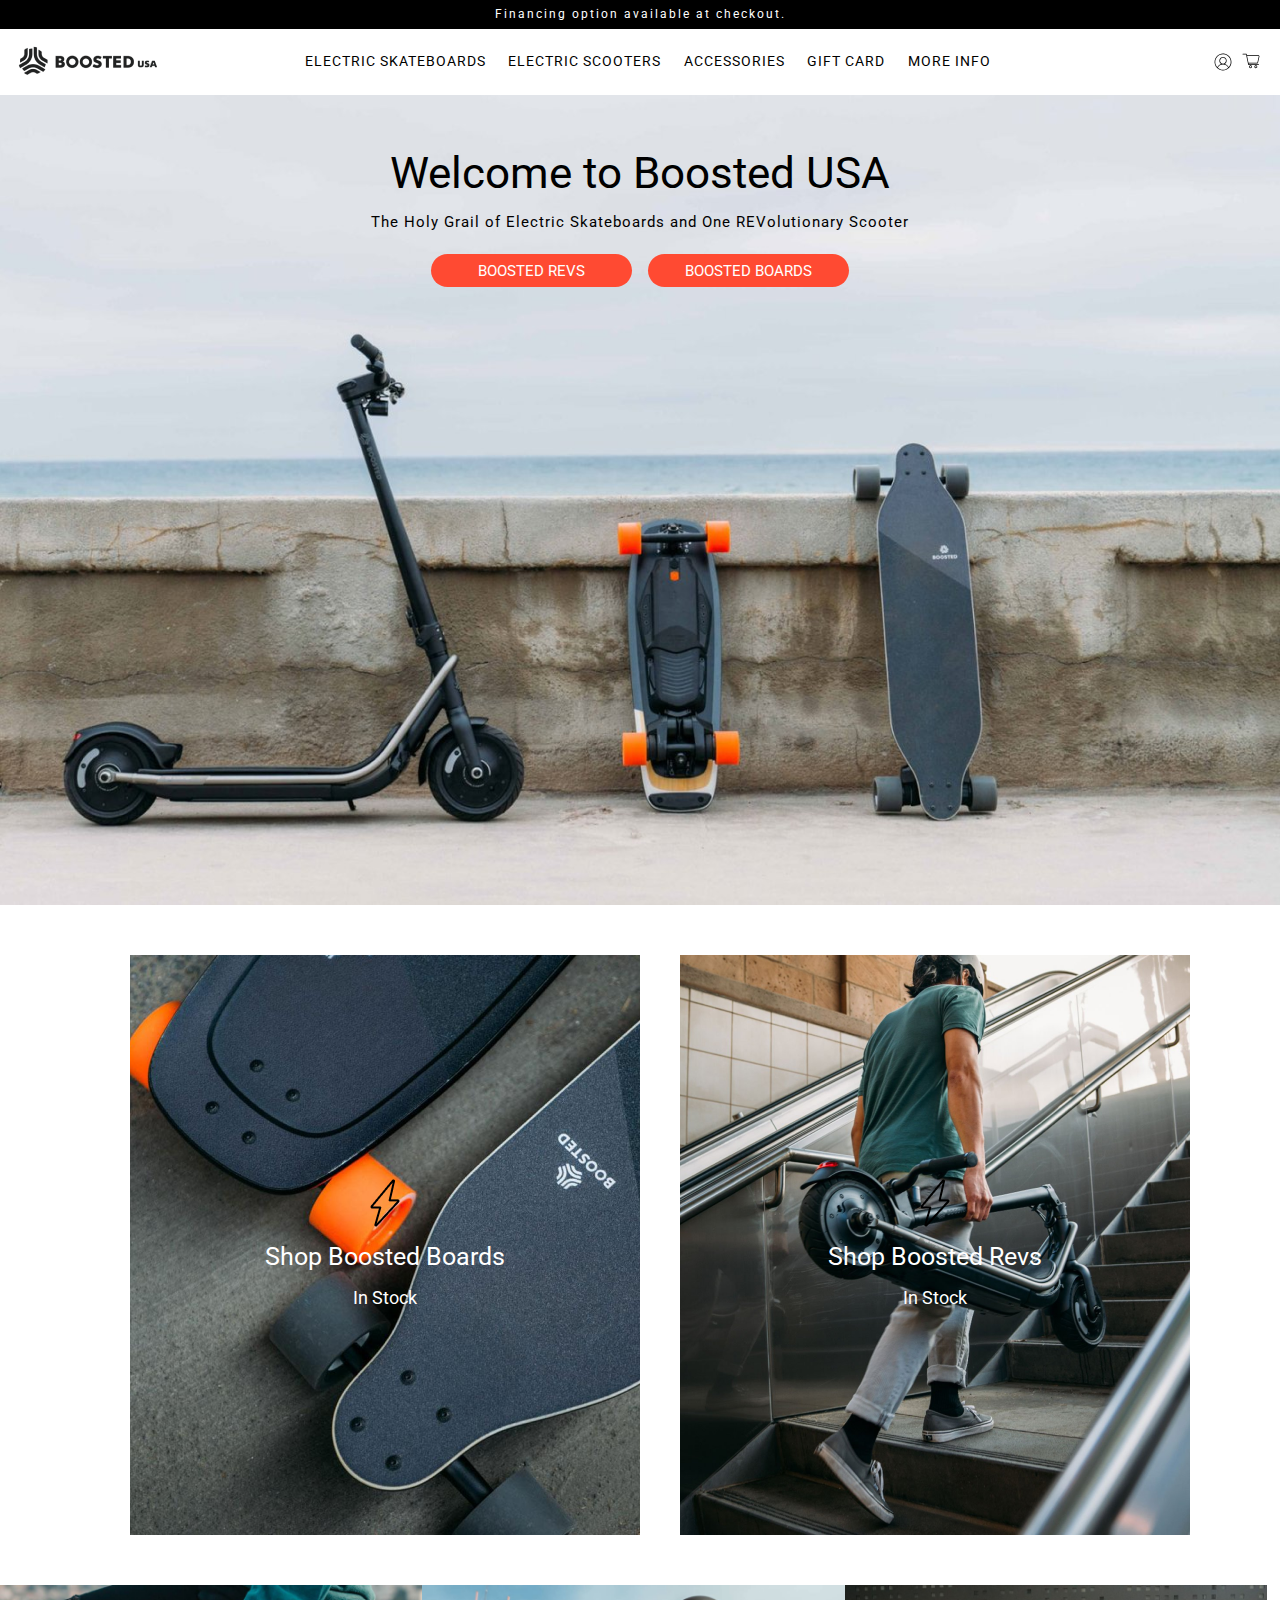
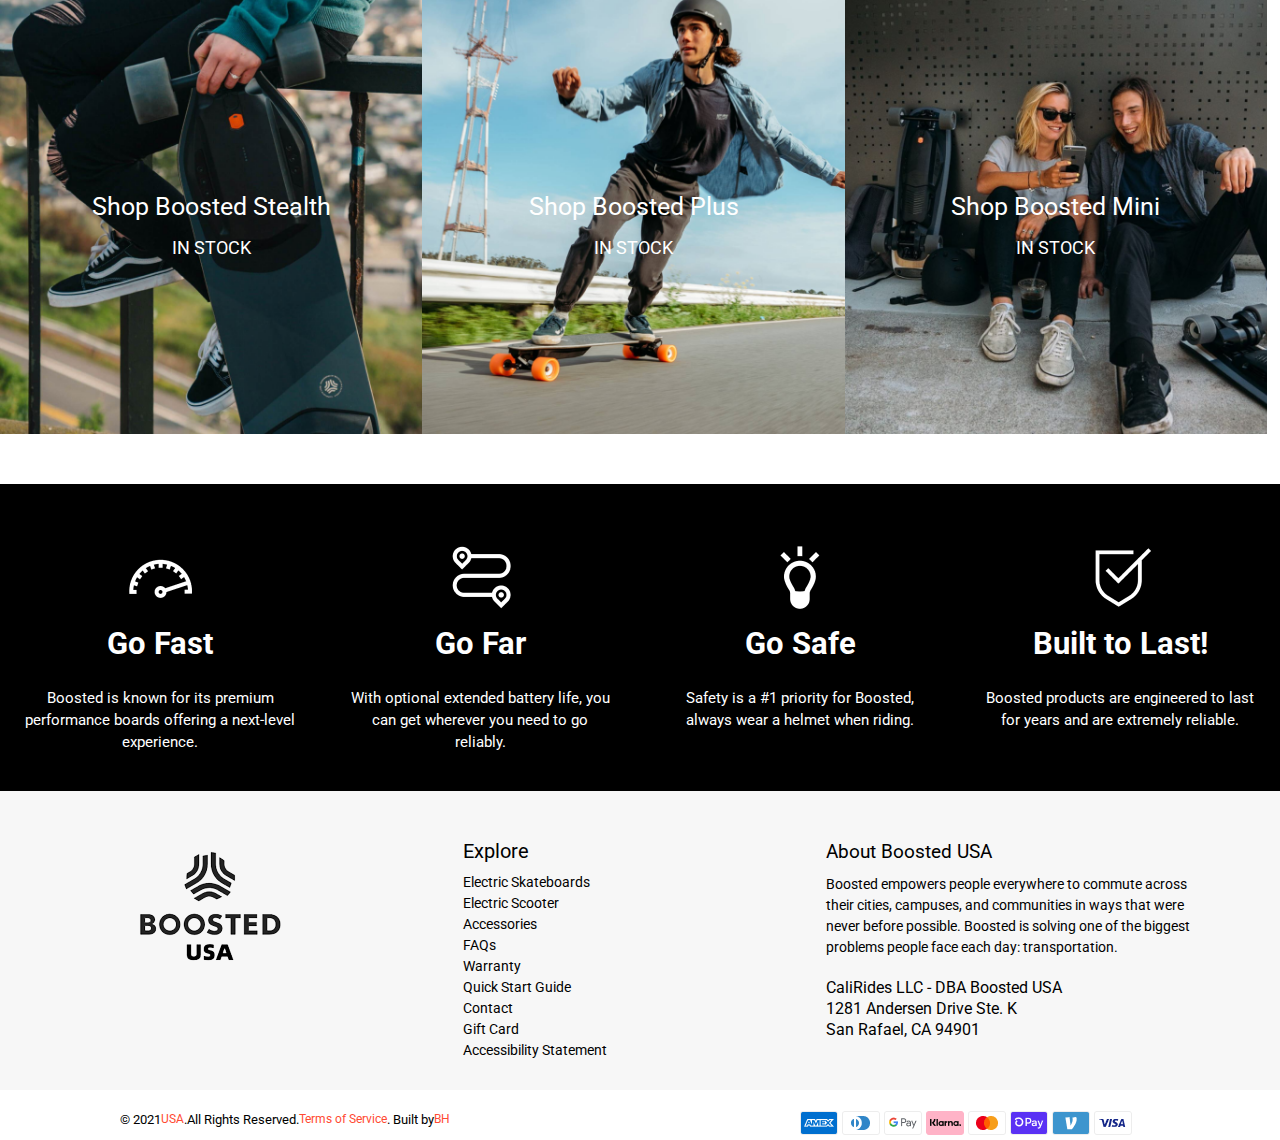
<file: index.html>
<!DOCTYPE html>
<html lang="ru">
<head>
    <meta charset="UTF-8">
    <meta http-equiv="X-UA-Compatible" content="IE=edge">
    <meta name="viewport" content="width=device-width, initial-scale=1.0">
    <meta name="keywords" content="скейт, лонгборд, самокат, катание, езда, шлем">
    <meta name="description" content="Онлайн-магазин товаров для скейтеров и самокатеров">
    <title>Boosted USA</title>
    <link rel="icon" href="img/favicon.png">
    <link rel="stylesheet" href="css/normalize.css">
    <link rel="stylesheet" href="css/style.css">
    <link rel="preconnect" href="https://fonts.googleapis.com">
<link rel="preconnect" href="https://fonts.gstatic.com" crossorigin>
<link href="https://fonts.googleapis.com/css2?family=Roboto&display=swap" rel="stylesheet">
</head>
<body>
    <header>
        <section class="uppersign">
            <div class="sign">Financing option available at checkout.</div>
        </section>
        <section class="header__menu">
            <div class="mainmenu__logo">
                <a href=""><img src="img/mainmenu_logo.png" alt="" class="mainmenu__logo2"></a>
            </div>
            <button class="navbar-toggler" id="navbar-toggler" type="button">
                <img src="img//bars.svg" width="30px" alt="">
            </button>
            <div class="menu">
                <ul class="mainmenu__list">
                    <li class="mainmenu__item_1"><a href="">Electric Skateboards</a></li>
                    <li class="mainmenu__item_2"><a href="">Electric Scooters</a></li>
                    <li class="mainmenu__item_3"><a href="">Accessories</a></li>
                    <li class="mainmenu__item_4"><a href="">Gift Card</a></li>
                    <li class="mainmenu__item_5"><a href="">More Info</a></li>
                </ul>
            </div>
            <div class="mainmenu__buttons">
                <div class="profile__logo">
                    <a href=""><img src="img/avatar.svg" alt="" class="profile__logo2"></a>
                </div>
                <div class="corz__logo">
                    <a href=""><img src="img/cart.svg" alt="" class="corz__logo2"></a>
                </div>
            </div>
        </section>
    </header>
    <main>
        <section class="welcome">
            <div class="welcome__sign">Welcome to Boosted USA</div>
            <div class="welcome__sign2">The Holy Grail of Electric Skateboards and One REVolutionary Scooter</div>
            <div class="welcome__buttons">
                <a href=""><button class="revs">BOOSTED REVS</button></a>
                <a href=""><button class="boards">BOOSTED BOARDS</button></a>
            </div>
        </section>
        <section class="boostedrev">
            <div class="boostedrev__firstpict">
                <img src="img/logo.png" alt="" class="logoBoost">
                <div class="rev__first_sign1">Shop Boosted Boards</div>
                <div class="rev__second_instock">In Stock</div>
            </div>
            <div class="boostedrev__secondpict">
                <img src="img/logo.png" alt="" class="logoBoost">
                <div class="rev__first_sign2">Shop Boosted Revs</div>
                <div class="rev__second_instock">In Stock</div>
            </div>
        </section>
        <section class="skatepict">
            <div class="skatepict__1pict">
                <div class="skate__first_sign">Shop Boosted Stealth</div>
                <div class="skate_instock">IN STOCK</div>
            </div>
            <div class="skatepict__2pict">
                <div class="skate__second_sign">Shop Boosted Plus</div>
                <div class="skate_instock">IN STOCK</div>
            </div>
            <div class="skatepict__3pict">
                <div class="skate__third_sign">Shop Boosted Mini</div>
                <div class="skate_instock">IN STOCK</div>
            </div>
        </section>
    </main>
    <footer>
        <section class="go">
            <div class="gofast">
                <img src="img/footer1.png" alt="" class="footer_logo">
                <div class="footer_signfirst">Go Fast</div>
                <div class="footer_signsecond">Boosted is known for its premium performance boards offering a next-level experience.</div>
            </div>
            <div class="gofar">
                <img src="img/footer2.png" alt="" class="footer_logo">
                <div class="footer_signfirst">Go Far</div>
                <div class="footer_signsecond">With optional extended battery life, you can get wherever you need to go reliably.</div>
            </div>
            <div class="gosafe">
                <img src="img/footer3.png" alt="" class="footer_logo">
                <div class="footer_signfirst">Go Safe</div>
                <div class="footer_signsecond">Safety is a #1 priority for Boosted, always wear a helmet when riding.</div>
            </div>
            <div class="built">
                <img src="img/footer4.png" alt="" class="footer_logo">
                <div class="footer_signfirst">Built to Last!</div>
                <div class="footer_signsecond">Boosted products are engineered to last for years and are extremely reliable.</div>
            </div>
        </section>
        <section class="footer__information">
            <div class="information_mainblock">
                <img src="img/mainmenu_logo2.png" alt="logo" class="logo__footer">
                <div class="explore">
                    <div class="sign_explore">Explore</div>
                    <ul class="explore__list">
                        <li class="p1"><a href="">Electric Skateboards</a></li>
                        <li class="p2"><a href="">Electric Scooter</a></li>
                        <li class="p3"><a href="">Accessories</a></li>
                        <li class="p4"><a href="">FAQs</a></li>
                        <li class="p5"><a href="">Warranty</a></li>
                        <li class="p6"><a href="">Quick Start Guide</a></li>
                        <li class="p7"><a href="">Contact</a></li>
                        <li class="p8"><a href="">Gift Card</a></li>
                        <li class="p9"><a href="">Accessibility Statement</a></li>
                    </ul>
                </div>
                <div class="about">
                    <div class="sign_about">About Boosted USA</div>
                    <div class="about_text">Boosted empowers people everywhere to commute across their cities, campuses, and communities in ways that were never before possible. Boosted is solving one of the biggest problems people face each day: transportation.</div>
                    <div class="address">CaliRides LLC - DBA Boosted USA</div>
                    <div class="address">1281 Andersen Drive Ste. K</div>
                    <div class="address">San Rafael, CA 94901</div>
                </div>
            </div>
        </section>
        <section class="terms">
            <div class="footerlast">
                <div class="termsInfo">
                    <div class="infoterms">
                        <div class="termsText">© 2021</div>
                        <div class="termsTextOrange"><a href=""> USA</a></div>
                        <div class="termsText">.</div>
                        <div class="termsText">All Rights Reserved.</div>
                        <div class="termsTextOrange"><a href="">Terms of Service</a></div>
                        <div class="termsText">. Built by</div>
                        <div class="termsTextOrange"><a href="">BH</a></div>
                    </div>
                </div>
                <div class="footerIcons">
                    <div class="icon">
                        <a href=""><img src="img/terms1.png" alt="1"></a>
                    </div>
                    <div class="icon">
                        <a href=""><img src="img/terms2.png" alt="2"></a>
                    </div>
                    <div class="icon">
                        <a href=""><img src="img/terms3.png" alt="3"></a>
                    </div>
                    <div class="icon">
                        <a href=""><img src="img/terms4.png" alt="1"></a>
                    </div>
                    <div class="icon">
                        <a href=""><img src="img/terms5.png" alt="1"></a>
                    </div>
                    <div class="icon">
                        <a href=""><img src="img/terms6.png" alt="1"></a>
                    </div>
                    <div class="icon">
                        <a href=""><img src="img/terms7.png" alt="1"></a>
                    </div>
                    <div class="icon">
                        <a href=""><img src="img/terms8.png" alt="1"></a>
                    </div>
                </div>
            </div>
        </section>
    </footer>

    <script type="text/javascript">
        const btn = document.getElementById("navbar-toggler");
        const menus = document.querySelectorAll(".menu");
        const menusList = document.querySelectorAll(".mainmenu__list");
        btn.addEventListener('click', () => {
            for(let el of menus){
                el.classList.toggle("show");
            }
            for(let el of menusList){
                el.classList.toggle("menulist");
            }
        })
    </script>
</body>
</html>
</file>
<file: css/style.css>
*, *::after, *::before{
    margin: 0;
    padding: 0;
    box-sizing: border-box;
}

html, body{
    height: 100%;
    font-family: "Roboto";
}

.section{
    width: 100%;
}


/* ---------------------section uppersign------------------------------- */

.uppersign{
    height: auto;
    background-color: black;
    display: flex;
}

.sign{
    font-family: 'Roboto';
    font-style: normal;
    font-weight: 400;
    font-size: 12px;
    line-height: 15px;
    text-align: center;
    letter-spacing: 2px;
    color: white;
    padding-top: 7px;
    margin-bottom: 7px;
    width: 291px;
    flex: 1;
}

/* ---------------------section mainmenu------------------------------- */

.navbar-toggler{
    display: none;
}

.mainmenu__logo2{
    margin-top: 14px;
}

.header__menu{
    display: flex;
    height: auto;
    flex-wrap: wrap;
}

.mainmenu__logo{
    height: 66px;
    flex-grow: 1;
}

.menu{
    flex-grow: 1.5;
}

.mainmenu__list{
    width: auto;
}

.mainmenu__list > li{
    list-style: none;
    font-family: 'Roboto';
    font-style: normal;
    font-weight: 400;
    font-size: 14px;
    line-height: 21px;
    letter-spacing: 1px;
    text-transform: uppercase;
    margin-top: 22px;
}

.mainmenu__list li>a{
    text-decoration: none;
    color: #000000;
}

.mainmenu__item_1{
    margin-left: 11px;
}

.mainmenu__item_2{
    margin-left: 22px;
}

.mainmenu__item_3{
    margin-left: 23px;
}

.mainmenu__item_4{
    margin-left: 22px;
}

.mainmenu__item_5{
    margin-left: 23px;
    margin-right: 34px;
}

.mainmenu__list li>a:hover{
    color: #FF4A32;
    cursor: pointer;
}

.menu > ul{
    display: flex;
    flex-wrap: wrap;
}

.mainmenu__buttons{
    display: flex;
    height: 66px;
    margin-right: 20px;
}

.mainmenu__buttons > div:hover{
    cursor: pointer;
}

.mainmenu__buttons > div{
    margin-top: 24px;
}

.corz__logo{
    margin-left: 10px;
}

.corz__logo2:hover{ /* скачать svg!!*/
    stroke: #FF4A32;
}

.profile__logo{
    margin-left: 5px;
}

.profile__logo2:hover{
    stroke: #FF4A32;
}

.mainmenu__logo{
    margin-top: 0;
}

.mainmenu__logo2{
    margin-left: 11px;
}


/* ---------------------section welcome------------------------------- */

.welcome{
    min-height: 810px;
    background-image: url(../img/block1.png);
    background-repeat: no-repeat;
    background-size: cover;
}

.welcome__sign{
    font-family: 'Roboto';
    font-style: normal;
    font-weight: 400;
    font-size: 44px;
    line-height: 51px;
    text-align: center;
    color: #000000;
    padding-top: 53px;
}

.welcome__sign2{
    font-family: 'Roboto';
    font-style: normal;
    font-weight: 400;
    font-size: 15px;
    line-height: 19px;
    text-align: center;
    letter-spacing: 1px;
    color: #000000;
    padding-top: 14px;
}

.welcome__buttons{
    text-align: center;
    padding-top: 22px;
}

.welcome__buttons button>a{
    color: white;
    text-decoration: none;
}

.revs{
    margin-right: 12px;
}


.welcome__buttons a> button{
    font-family: 'Roboto';
    font-style: normal;
    font-weight: 400;
    font-size: 15px;
    line-height: 22px;
    color: #FFFFFF;

    background-color: #FF4A32;
    height: 33px;
    width: 201px;
    border-radius: 35px;
    border: none;
}

.welcome__buttons a> button:hover{
    background-color: #6c150a;
    cursor: pointer;
}

/* ---------------------section boostedrev------------------------------- */

.boostedrev{
    margin-top: 50px;
    display: grid;
    grid-template-columns: repeat(2,50%);
    column-gap: 40px;
}

.boostedrev > div{
    height: 580px;
    padding-top: 223px;
}

.boostedrev__firstpict{
    background-image: url(../img/block2_pict1.png);
    background-repeat: no-repeat;
    text-align: center;
    margin-left: 130px;
    background-position: center;

    transition: all 1s;
}

.boostedrev__firstpict:hover{
    transform: scale(1.2);
}

.boostedrev__secondpict{
    background-image: url(../img/block2_pict2.png);
    background-repeat: no-repeat;
    text-align: center;
    margin-right: 130px;
    background-position: center;

    transition: all 1s;
}

.boostedrev__secondpict:hover{
    transform: scale(1.2);
}

.rev__first_sign1, .rev__first_sign2{
    font-family: 'Roboto';
    font-style: normal;
    font-weight: 400;
    font-size: 25px;
    line-height: 30px;
    text-align: center;
    color: #FFFFFF;
    padding-top: 10px;
}

.rev__second_instock{
    font-family: 'Roboto';
    font-style: normal;
    font-weight: 400;
    font-size: 18px;
    line-height: 23px;
    text-align: center;
    color: #FFFFFF;
    padding-top: 14px;
}

/* ---------------------section skatepict------------------------------- */

.skatepict{
    margin-top: 50px;
    display: grid;
    grid-template-columns: repeat(3,33%);
    height: 449px;
}

.skatepict__1pict{
    background-image: url(../img/block3_pict1.png);
    background-repeat: no-repeat;
    background-size: cover;

    transition: all 1s;
}

.skatepict__1pict:hover{
    transform: scale(1.1);
}

.skatepict__2pict{
    background-image: url(../img/block3_pict2.png);
    background-repeat: no-repeat;
    background-size: cover;

    transition: all 1s;
}

.skatepict__2pict:hover{
    transform: scale(1.1);
}

.skatepict__3pict{
    background-image: url(../img/block3_pict3.png);
    background-repeat: no-repeat;
    background-size: cover;

    transition: all 1s;
}

.skatepict__3pict:hover{
    transform: scale(1.1);
}

.skate_instock{
    font-family: 'Roboto';
    font-style: normal;
    font-weight: 400;
    font-size: 18px;
    line-height: 23px;
    text-align: center;
    color: #FFFFFF;
    padding-top: 14px;
}

.skatepict > div > div:first-child{
    font-family: 'Roboto';
    font-style: normal;
    font-weight: 400;
    font-size: 25px;
    line-height: 30px;
    text-align: center;
    color: #FFFFFF;
    padding-top: 10px;
    margin-top: 197px;
}

/* ---------------------section go------------------------------- */

.go{
    height: auto;
    background-color: black;
    margin-top: 50px;
    display: grid;
    grid-template-columns: repeat(4,25%);
    justify-items: center;
}

.go > div{
    width: 330px;
    height: 257px;
    margin-top: 15px;
    margin-bottom: 35px;
    display: flex;
    flex-direction: column;
    align-items: center;
}

.footer_signfirst{
    font-family: 'Roboto';
    font-style: normal;
    font-weight: 700;
    font-size: 31px;
    line-height: 36px;
    text-align: center;
    color: #FFFFFF;
    margin-top: 5px;
}
.footer_signsecond{
    font-family: 'Roboto';
    font-style: normal;
    font-weight: 400;
    font-size: 15px;
    line-height: 22px;
    text-align: center;
    color: #FFFFFF;
    margin-top: 25px;
    width: 270px;
}

.footer_logo{
    margin-top: 35px;
}

/* ---------------------section footer_information------------------------------- */

.footer__information{
    height: auto;
    background-color: rgba(247, 247, 247, 1);
    padding-bottom: 20px;
}

.information_mainblock{
    display: grid;
    grid-template-columns: repeat(3,33%);
    padding-top: 20px;
    margin-left: 120px;
    margin-right: 120px;
}

.logo__footer{
    height: 134px;
    width: 160px;
    margin-top: 29px;
    margin-left: 10px;
}

.about{
    margin-left: 20px;
}

.explore, .about{
    width: 379px;
    height: 229px;
    margin-top: 30px;
}

.explore, .about > div{
    font-family: 'Roboto';
    font-style: normal;
    font-weight: 400;
    line-height: 21px;
    color: #000000;
}

.explore__list li > a{
    text-decoration: none;
    color: #000000;
}

.explore__list li > a:hover{
    color: #FF4A32;
}

.sign_explore{
    font-size: 20px;
}

.sign_about{
    font-size: 19px;
}

.explore__list{
    list-style-type: none;
    font-size: 14px;
    margin-top: 10px;
}

.about_text{
    margin-top: 12px;
    margin-bottom: 19px;
}

.about_text, .address1{
    font-size: 14px;
}

/* ---------------------section terms------------------------------- */

.terms{
    height: auto;
    background-color: white;
    margin-left: 120px;
}

.footerlast{
    display: grid;
    grid-template-columns: repeat(2,50%);
    grid-column-gap: 250px
}

.termsInfo{
    margin-top: 20px;
    height: 30px;
}

.infoterms div>a{
    text-decoration: none;
    color: #FF4A32;
}

.infoterms div>a:hover{
    color: #6c150a
}

.termsInfo div{
    display: flex;
    align-items: center;
    justify-content: left;
}

.footerIcons{
    display: flex;
    align-items: center;
    justify-content: right;
    margin-top: 20px;
    gap: 4px;
    width: 332px;
    height: 30px;
}

.termsText{
    font-family: 'Roboto';
    font-style: normal;
    font-weight: 400;
    font-size: 13px;
    line-height: 19px;
    color: #000000;
}

.termsTextOrange{
    font-family: 'Roboto';
    font-style: normal;
    font-weight: 400;
    font-size: 12px;
    line-height: 19px;
    color: #FF4A32;
}

@media(max-width:2100px){
    .welcome{
        background-position: 100% 90%;
    }
}

/* 1368px и меньше! */
@media (max-width:1368px){
    .footerlast{
        grid-column-gap: 100px;
    }
}

@media(max-width:1200px){

    .welcome{
        background-position: 60% 100%;
    }

    .boostedrev{
        margin-top: 50px;
        display: grid;
        grid-template-columns: repeat(1,100%);
        grid-template-rows: repeat(2,580px);
        column-gap: 40px;
        row-gap: 40px;
    }

    .boostedrev__firstpict{
        margin-left: 0px;
    }

    .boostedrev__secondpict{
        margin-right: 0px;
    }

    .go{
        height: 612px;
        margin-top: 50px;
        display: grid;
        grid-template-columns: repeat(2,50%);
        justify-items: center;
        grid-template-rows: repeat(2,308px);
    }

    .go>div{
        transform: scale(1.1);
    }

    .footer_signsecond{
        width: 400px;
        font-size: 18px;
    }

    .information_mainblock{
        margin-left: 20px;
    }

    .terms{
        margin-left: 60px;
    }

    .infoterms>div{
        font-size: 18px;
    }
}

@media(max-width:1062px){

    .welcome{
        background-position: 50% 100%;
    }

    .footer__information{
        height: 600px;
    }

    .information_mainblock{
        grid-template-columns: repeat(2, 50%);
        grid-template-rows: repeat(2,50%);
        align-items: center;
        justify-items: center;
        margin-right: 100px;
        margin-left: 100px;
        row-gap: 50px;
    }

    .logo__footer{
        grid-column-start: 1;
        grid-column-end: 3;
    }

    .explore{
        grid-column-start: 1;
        grid-column-end: 2;

        display: flex;
        flex-direction: column;
        align-items: flex-start;
    }

    .explore>div{
        font-size: 24px;
    }

    .explore>ul{
        font-size: 19px;
        line-height: 22px;
    }

    .about{
        grid-column-start: 2;
        grid-column-end: 3;

        display: flex;
        flex-direction: column;
        align-items: flex-end;
    }

    .sign_about{
        font-size: 24px;
    }

    .about_text, .address1, .address2, .address3{
        font-size: 19px;
        line-height: 22px;
    }

    .about_text{
        text-align: right;
    }

    .footerlast{
        grid-column-gap: 50px
    }

    .infoterms>div{
        font-size: 12px;
    }
}

@media(max-width:985px){
    .menu{
        display: none;
    }

    .navbar-toggler{
        display: block;
        padding-left: 10px;
        padding-right: 10px;
        margin-right: 20px;
    }
}

@media(max-width:890px){
    .skatepict{
        height: 1347px;
        grid-template-columns: repeat(1,480px);
        grid-template-rows: repeat(3,33%);
        justify-content: center;
    }

    .go{
        height: 1224px;
        margin-top: 50px;
        display: grid;
        grid-template-columns: repeat(1,100%);
        justify-items: center;
        grid-template-rows: repeat(4,308px);
    }

    .information_mainblock{
        grid-template-columns: repeat(1, 100%);
        grid-template-rows: repeat(3,300px);
        align-items: center;
        justify-items: center;
        margin-right: 100px;
        margin-left: 100px;
        row-gap: 50px;
    }

    .logo__footer{
        grid-column-start: 1;
        grid-column-end: 2;
    }

    .explore{
        grid-column-start: 1;
        grid-column-end: 2;

        display: flex;
        flex-direction: column;
        align-items: flex-start;
    }

    .about{
        grid-column-start: 1;
        grid-column-end: 2;

        display: flex;
        flex-direction: column;
        align-items: flex-end;
    }

    .footer__information{
        height: 1050px;
    }

    .infoterms>div{
        font-size: 18px
    }

    .footerlast{
        grid-template-columns: repeat(1,100%);
        grid-template-rows: repeat(2,50px);
        justify-items: center;
        margin-top: 20px;
        padding-bottom: 25px;
    }

    .icon>img{
        width: 60px;
        height: 35px;
    }

    .footerIcons{
        margin-left: 175px
    }

    .terms{
        margin: 0px;
    }
}

@media(max-width:635px){

    .welcome{
        background-position: 40% 100%;
    }

    .boostedrev{
        grid-template-rows: repeat(2,350px);
        justify-items: center;
        margin-bottom: 75px;
    }
    
    .boostedrev__firstpict,.boostedrev__secondpict{
        width: 417px;
        background-size: contain;
    }

    .boostedrev>div{
        height: 379px;
        padding-top: 120px;
    }
}

@media(max-width:550px){
    .infoterms>div{
        font-size: 12px;
    }

    .icon>img{
        width: 40px;
        height: 25px;
    }

    .footerIcons{
        margin-left: -1px;
    }

    .skatepict{
        grid-template-rows: repeat(3,350px);
        justify-items: center;
        margin-bottom: 75px;
        height: 1000px;
    }
    
    .skatepict__1pict,.skatepict__2pict, .skatepict__3pict{
        width: 350px;
        background-size: contain;
    }

    .skatepict div>div:first-child{
        margin-top: 150px;
    }

    .boostedrev>div{
        height: 379px;
        padding-top: 120px;
    }
}

@media(max-width:470px){
    .welcome>div{
        margin-left: 20px;
        margin-right: 20px;
    }

    .boards{
        margin-top: 10px;
        margin-right: 10px;
    }

    .go div{
        width: 300px;
    }

    .go div>div:nth-child(3){
        font-size: 15px;
    }

    .infoterms>div{
        font-size: 10px;
    }

    .icon a>img{
        width: 25px;
        height: 15px;
    }

    .footerIcons{
        margin-left: 15px;
        width: 200px;
    }
}

@media(max-width:435px){
    .welcome{
        background-position: 47% 100%;
    }

    .explore{
        margin-left: 13px;
    }

    .explore, .about{
        align-items: center;
    }

    .about_text{
        text-align: center;
        width: 270px;
    }

    .explore__list > li{
        text-align: center;
    }

    .footer__information{
        height: 1100px;
    }
}

@media(max-width:410px){

    .boostedrev{
        grid-template-rows: repeat(2,220px);
        justify-items: center;
        margin-bottom: 50px;
    }

    .boostedrev__firstpict,.boostedrev__secondpict{
        width: 280px;
        background-size: contain;
        padding-top: 30px;
    }

    .boostedrev>div{
        height: 230px;
        padding-top: 60px;
    }

    .rev__first_sign1, .rev__first_sign2{
        font-size: 21px;
    }

    .rev__second_instock{
        font-size: 17px;
        padding-top: 5px;
    }


    .skatepict{
        grid-template-rows: repeat(3,250px);
        justify-items: center;
        margin-bottom: 75px;
        height: 750px;
    }
    
    .skatepict__1pict,.skatepict__2pict, .skatepict__3pict{
        width: 250px;
        background-size: contain;
    }

    .skatepict div>div:first-child{
        margin-top: 90px;
        font-size: 21px;
    }

    .skatepict div>div:nth-child(2){
        font-size: 15px;
    }

    .go div {
        width: 200px;
    }
}

@media(max-width:334px){
    .header__menu{
        justify-content: space-around
    }

    .mainmenu__buttons{
        margin-left: 40px;
    }
}

.show{
    display: block;
    order: 3;
    margin-bottom: 10px;
}

.menulist{
    justify-content: center;
}
</file>
